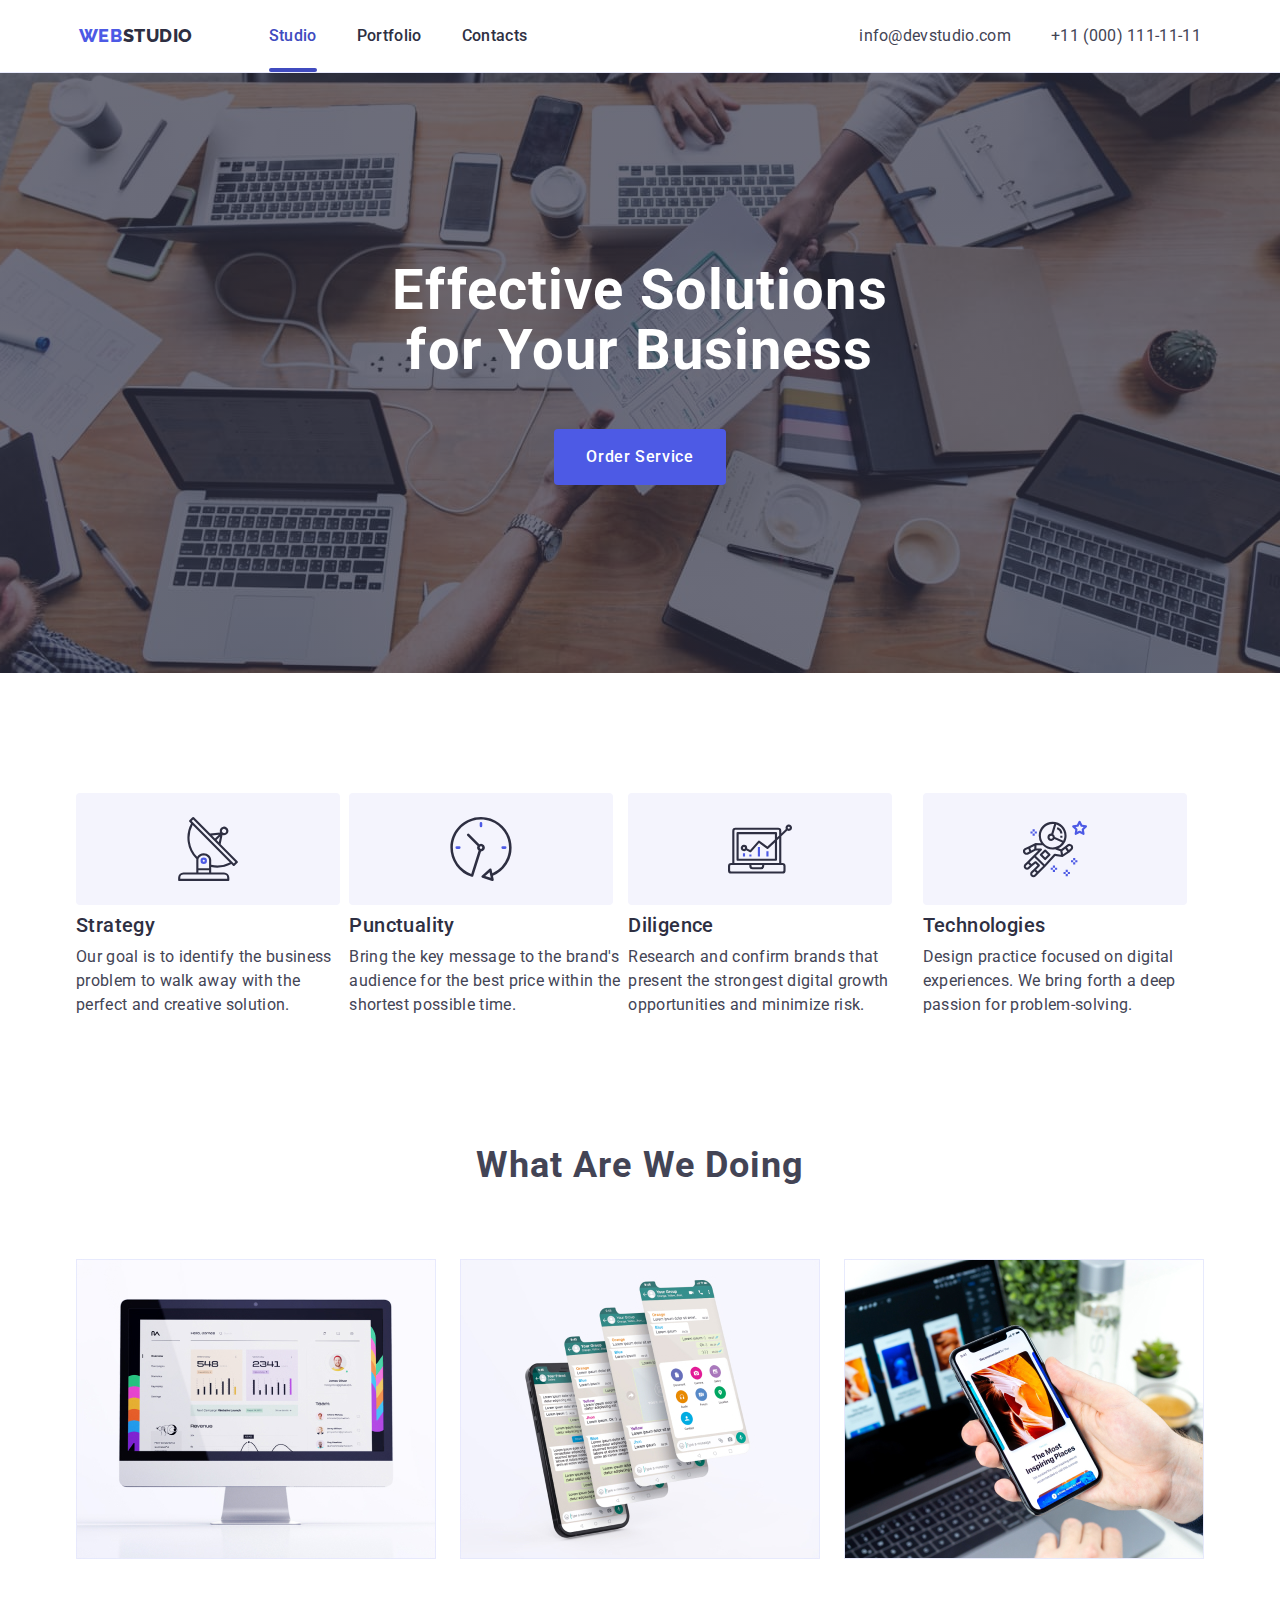
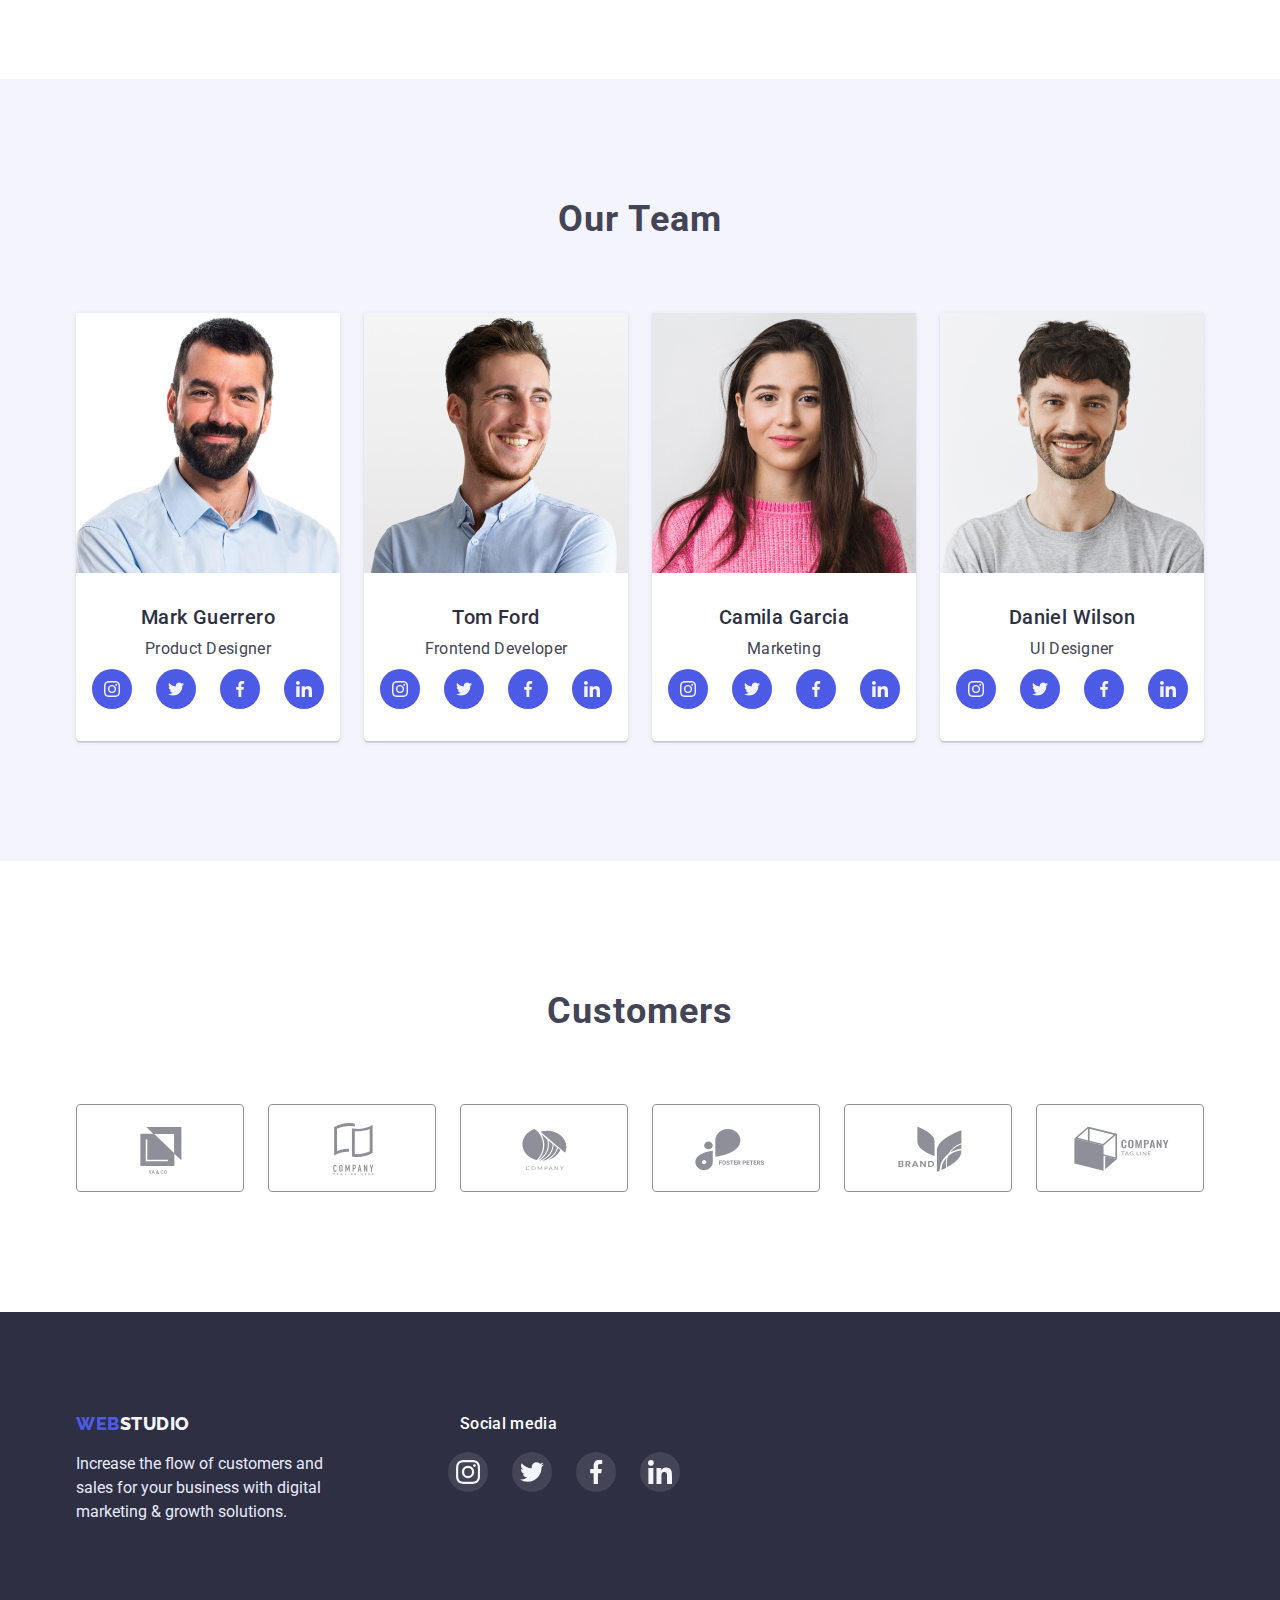
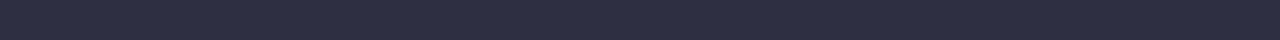
<file: index.html>
<!DOCTYPE html>
<html lang="en">
  <head>
    <meta charset="UTF-8" />
    <meta http-equiv="X-UA-Compatible" content="IE=edge" />
    <meta name="viewport" content="width=device-width, initial-scale=1.0" />
    <title>WebStudio</title>
    <link
      rel="stylesheet"
      href="https://cdnjs.cloudflare.com/ajax/libs/modern-normalize/1.1.0/modern-normalize.min.css"
    />
    <link
      href="https://fonts.googleapis.com/css2?family=Montserrat:ital,wght@0,500;0,600;1,400&family=Raleway:wght@800&family=Roboto:wght@400;500;700;900&display=swap"
      rel="stylesheet"
    />
    <link rel="stylesheet" href="./css/styles.css" />
  </head>
  <body>
    <header class="header-border">
      <div class="container nav-header">
        <nav class="main-nav">
          <a href="#" class="logo-text-1"
            ><span class="logo-text-2">Web</span>studio</a
          >
          <ul class="marker nav-list">
            <li class="item">
              <a href="./index.html" class="header-nav current">Studio</a>
            </li>
            <li class="item">
              <a href="./potrfolio.html" class="header-nav">Portfolio</a>
            </li>
            <li class="item"><a href="#" class="header-nav">Contacts</a></li>
          </ul>
        </nav>
        <ul class="marker contact-nav">
          <li class="item">
            <a href="mailto:info@devstudio.com" class="header-links"
              >info@devstudio.com</a
            >
          </li>
          <li class="item">
            <a href="tel:+110001111111" class="header-links"
              >+11 (000) 111-11-11</a
            >
          </li>
        </ul>
      </div>
    </header>
    <main>
      <section class="section-hero overlay">
        <div class="container">
          <div class="hero-phrase">
            <h1 class="section-header-hero">
              Effective solutions <span class="section-header">for</span> your
              business
            </h1>
          </div>
          <button type="button" class="button-main" data-modal-open>
            Order service
          </button>
        </div>
      </section>
      <section class="section">
        <div class="container">
          <h2 class="visually-hidden">Our advanteges</h2>
          <ul class="marker sec-descr-prev">
            <li>
              <div class="icon-bg">
                <svg width="64" height="64">
                  <use href="./images/icons.svg#icon-antenna"></use>
                </svg>
              </div>
              <h3 class="name-headers">Strategy</h3>
              <p class="section-description">
                Our goal is to identify the business problem to walk away with
                the perfect and creative solution.
              </p>
            </li>
            <li>
              <div class="icon-bg">
                <svg width="64" height="64">
                  <use href="./images/icons.svg#icon-clock"></use>
                </svg>
              </div>
              <h3 class="name-headers">Punctuality</h3>
              <p class="section-description">
                Bring the key message to the brand's audience for the best price
                within the shortest possible time.
              </p>
            </li>
            <li>
              <div class="icon-bg">
                <svg width="64" height="64">
                  <use href="./images/icons.svg#icon-diagram"></use>
                </svg>
              </div>
              <h3 class="name-headers">Diligence</h3>
              <p class="section-description">
                Research and confirm brands that present the strongest digital
                growth opportunities and minimize risk.
              </p>
            </li>
            <li>
              <div class="icon-bg">
                <svg width="64" height="64">
                  <use href="./images/icons.svg#icon-astronaut"></use>
                </svg>
              </div>
              <h3 class="name-headers">Technologies</h3>
              <p class="section-description">
                Design practice focused on digital experiences. We bring forth a
                deep passion for problem-solving.
              </p>
            </li>
          </ul>
        </div>
      </section>
      <section class="section-work">
        <div class="container">
          <h2 class="section-header-work">What are we doing</h2>
          <ul class="marker sec-header-work-img">
            <li class="item">
              <img src="./images/img1.jpg" alt="Developing" width="360" />
            </li>
            <li class="item">
              <img src="./images/img2.jpg" alt="Adaptaion" width="360" />
            </li>
            <li class="item">
              <img src="./images/img3.jpg" alt="Design" width="360" />
            </li>
          </ul>
        </div>
      </section>
      <section class="section-team section">
        <div class="container">
          <h2 class="section-header-work">Our team</h2>
          <ul class="marker team-cards">
            <li class="cards item">
              <img
                src="./images/Mark.jpg"
                alt="Mark Guerrero' photo"
                width="264"
              />
              <div class="cards-name">
                <h3 class="name-list-projects">Mark Guerrero</h3>
                <p class="section-description">Product Designer</p>
                <ul class="socials marker">
                  <li>
                    <a
                      class="socials-link"
                      href="https://www.instagram.com/"
                      aria-label="Instagram"
                      target="_blank"
                      rel="noopener noreferrer"
                    >
                      <svg class="social-icon" width="16" height="16">
                        <use href="./images/icons.svg#icon-instagram"></use>
                      </svg>
                    </a>
                  </li>
                  <li>
                    <a
                      class="socials-link"
                      href="https://www.twitter.com/"
                      aria-label="Twitter"
                      target="_blank"
                      rel="noopener noreferrer"
                    >
                      <svg class="social-icon" width="16" height="16">
                        <use href="./images/icons.svg#icon-twitter"></use>
                      </svg>
                    </a>
                  </li>
                  <li>
                    <a
                      class="socials-link"
                      href="https://www.facebook.com/"
                      aria-label="Facebook"
                      target="_blank"
                      rel="noopener noreferrer"
                    >
                      <svg class="social-icon" width="16" height="16">
                        <use href="./images/icons.svg#icon-facebook"></use>
                      </svg>
                    </a>
                  </li>
                  <li>
                    <a
                      class="socials-link"
                      href="https://www.linkedin.com/"
                      aria-label="Linkedin"
                      target="_blank"
                      rel="noopener noreferrer"
                    >
                      <svg class="social-icon" width="16" height="16">
                        <use href="./images/icons.svg#icon-linkedin"></use>
                      </svg>
                    </a>
                  </li>
                </ul>
              </div>
            </li>
            <li class="cards item">
              <img src="./images/Tom.jpg" alt="Tom Ford' photo" width="264" />
              <div class="cards-name">
                <h3 class="name-list-projects">Tom Ford</h3>
                <p class="section-description">Frontend Developer</p>
                <ul class="socials marker">
                  <li class="social-item">
                    <a
                      class="socials-link"
                      href="https://www.instagram.com/"
                      aria-label="Instagram"
                      target="_blank"
                      rel="noopener noreferrer"
                    >
                      <svg class="social-icon" width="16" height="16">
                        <use href="./images/icons.svg#icon-instagram"></use>
                      </svg>
                    </a>
                  </li>
                  <li>
                    <a
                      class="socials-link"
                      href="https://www.twitter.com/"
                      aria-label="Twitter"
                      target="_blank"
                      rel="noopener noreferrer"
                    >
                      <svg class="social-icon" width="16" height="16">
                        <use href="./images/icons.svg#icon-twitter"></use>
                      </svg>
                    </a>
                  </li>
                  <li>
                    <a
                      class="socials-link"
                      href="https://www.facebook.com/"
                      aria-label="Facebook"
                      target="_blank"
                      rel="noopener noreferrer"
                    >
                      <svg class="social-icon" width="16" height="16">
                        <use href="./images/icons.svg#icon-facebook"></use>
                      </svg>
                    </a>
                  </li>
                  <li>
                    <a
                      class="socials-link"
                      href="https://www.linkedin.com/"
                      aria-label="Linkedin"
                      target="_blank"
                      rel="noopener noreferrer"
                    >
                      <svg class="social-icon" width="16" height="16">
                        <use href="./images/icons.svg#icon-linkedin"></use>
                      </svg>
                    </a>
                  </li>
                </ul>
              </div>
            </li>
            <li class="cards item">
              <img
                src="./images/Camila.jpg"
                alt="Camila Garcia' photo"
                width="264"
              />
              <div class="cards-name">
                <h3 class="name-list-projects">Camila Garcia</h3>
                <p class="section-description">Marketing</p>
                <ul class="socials marker">
                  <li class="social-item">
                    <a
                      class="socials-link"
                      href="https://www.instagram.com/"
                      aria-label="Instagram"
                      target="_blank"
                      rel="noopener noreferrer"
                    >
                      <svg class="social-icon" width="16" height="16">
                        <use href="./images/icons.svg#icon-instagram"></use>
                      </svg>
                    </a>
                  </li>
                  <li>
                    <a
                      class="socials-link"
                      href="https://www.twitter.com/"
                      aria-label="Twitter"
                      target="_blank"
                      rel="noopener noreferrer"
                    >
                      <svg class="social-icon" width="16" height="16">
                        <use href="./images/icons.svg#icon-twitter"></use>
                      </svg>
                    </a>
                  </li>
                  <li>
                    <a
                      class="socials-link"
                      href="https://www.facebook.com/"
                      aria-label="Facebook"
                      target="_blank"
                      rel="noopener noreferrer"
                    >
                      <svg class="social-icon" width="16" height="16">
                        <use href="./images/icons.svg#icon-facebook"></use>
                      </svg>
                    </a>
                  </li>
                  <li>
                    <a
                      class="socials-link"
                      href="https://www.linkedin.com/"
                      aria-label="Linkedin"
                      target="_blank"
                      rel="noopener noreferrer"
                    >
                      <svg class="social-icon" width="16" height="16">
                        <use href="./images/icons.svg#icon-linkedin"></use>
                      </svg>
                    </a>
                  </li>
                </ul>
              </div>
            </li>
            <li class="cards item">
              <img
                src="./images/Daniel.jpg"
                alt="Daniel Wilson' photo"
                width="264"
              />
              <div class="cards-name">
                <h3 class="name-list-projects">Daniel Wilson</h3>
                <p class="section-description">UI Designer</p>
                <ul class="socials marker">
                  <li class="social-item">
                    <a
                      class="socials-link"
                      href="https://www.instagram.com/"
                      aria-label="Instagram"
                      target="_blank"
                      rel="noopener noreferrer"
                    >
                      <svg class="social-icon" width="16" height="16">
                        <use href="./images/icons.svg#icon-instagram"></use>
                      </svg>
                    </a>
                  </li>
                  <li>
                    <a
                      class="socials-link"
                      href="https://www.twitter.com/"
                      aria-label="Twitter"
                      target="_blank"
                      rel="noopener noreferrer"
                    >
                      <svg class="social-icon" width="16" height="16">
                        <use href="./images/icons.svg#icon-twitter"></use>
                      </svg>
                    </a>
                  </li>
                  <li>
                    <a
                      class="socials-link"
                      href="https://www.facebook.com/"
                      aria-label="Facebook"
                      target="_blank"
                      rel="noopener noreferrer"
                    >
                      <svg class="social-icon" width="16" height="16">
                        <use href="./images/icons.svg#icon-facebook"></use>
                      </svg>
                    </a>
                  </li>
                  <li>
                    <a
                      class="socials-link"
                      href="https://www.linkedin.com/"
                      aria-label="Linkedin"
                      target="_blank"
                      rel="noopener noreferrer"
                    >
                      <svg class="social-icon" width="16" height="16">
                        <use href="./images/icons.svg#icon-linkedin"></use>
                      </svg>
                    </a>
                  </li>
                </ul>
              </div>
            </li>
          </ul>
        </div>
      </section>
      <section class="section-customers">
        <div class="container">
          <h2 class="section-header-work">Customers</h2>
          <ul class="marker customers">
            <li>
              <a
                class="customer-link"
                href="#"
                aria-label="Customer1"
                target="_blank"
                rel="noopener noreferrer"
              >
                <svg class="customer-icon" width="104" height="56">
                  <use href="./images/icons.svg#icon-Logo1"></use>
                </svg>
              </a>
            </li>
            <li>
              <a
                class="customer-link"
                href="#"
                aria-label="Customer2"
                target="_blank"
                rel="noopener noreferrer"
              >
                <svg class="customer-icon" width="104" height="56">
                  <use href="./images/icons.svg#icon-Logo2"></use>
                </svg>
              </a>
            </li>
            <li>
              <a
                class="customer-link"
                href="#"
                aria-label="Customer3"
                target="_blank"
                rel="noopener noreferrer"
              >
                <svg class="customer-icon" width="104" height="56">
                  <use href="./images/icons.svg#icon-Logo3"></use>
                </svg>
              </a>
            </li>
            <li>
              <a
                class="customer-link"
                href="#"
                aria-label="Customer4"
                target="_blank"
                rel="noopener noreferrer"
              >
                <svg class="customer-icon" width="104" height="56">
                  <use href="./images/icons.svg#icon-Logo4"></use>
                </svg>
              </a>
            </li>
            <li>
              <a
                class="customer-link"
                href="#"
                aria-label="Customer5"
                target="_blank"
                rel="noopener noreferrer"
              >
                <svg class="customer-icon" width="104" height="56">
                  <use href="./images/icons.svg#icon-Logo5"></use>
                </svg>
              </a>
            </li>
            <li>
              <a
                class="customer-link"
                href="#"
                aria-label="Customer6"
                target="_blank"
                rel="noopener noreferrer"
              >
                <svg class="customer-icon" width="104" height="56">
                  <use href="./images/icons.svg#icon-Logo6"></use>
                </svg>
              </a>
            </li>
          </ul>
        </div>
      </section>
    </main>
    <footer class="footer">
      <div class="container footer-box">
        <div>
          <a href="./index.html" class="logo-text-3"
            ><span class="logo-text-2">Web</span>studio</a
          >
          <p class="footer-phrase">
            Increase the flow of customers and sales for your business with
            digital marketing & growth solutions.
          </p>
        </div>
        <div class="social-media">
          <h3 class="header-footer">Social media</h3>
          <ul class="socials marker">
            <li>
              <a
                class="socials-link-footer"
                href="https://www.instagram.com/"
                aria-label="Instagram"
                target="_blank"
                rel="noopener noreferrer"
              >
                <svg class="social-icon" width="24" height="24">
                  <use href="./images/icons.svg#icon-instagram"></use>
                </svg>
              </a>
            </li>
            <li>
              <a
                class="socials-link-footer"
                href="https://www.twitter.com/"
                aria-label="Twitter"
                target="_blank"
                rel="noopener noreferrer"
              >
                <svg class="social-icon" width="24" height="24">
                  <use href="./images/icons.svg#icon-twitter"></use>
                </svg>
              </a>
            </li>
            <li>
              <a
                class="socials-link-footer"
                href="https://www.facebook.com/"
                aria-label="Facebook"
                target="_blank"
                rel="noopener noreferrer"
              >
                <svg class="social-icon" width="24" height="24">
                  <use href="./images/icons.svg#icon-facebook"></use>
                </svg>
              </a>
            </li>
            <li>
              <a
                class="socials-link-footer"
                href="https://www.linkedin.com/"
                aria-label="Linkedin"
                target="_blank"
                rel="noopener noreferrer"
              >
                <svg class="social-icon" width="24" height="24">
                  <use href="./images/icons.svg#icon-linkedin"></use>
                </svg>
              </a>
            </li>
          </ul>
        </div>
      </div>
    </footer>
    <div class="backdrop is-hidden" data-modal>
      <div class="modal-window">
        <button type="button" class="button-close" data-modal-close>
          <svg class="modal-icon" width="8" height="8">
            <use href="./images/icons.svg#icon-close-modal"></use>
          </svg>
        </button>
      </div>
    </div>
    <script src="./js/modal.js"></script>
  </body>
</html>
</file>
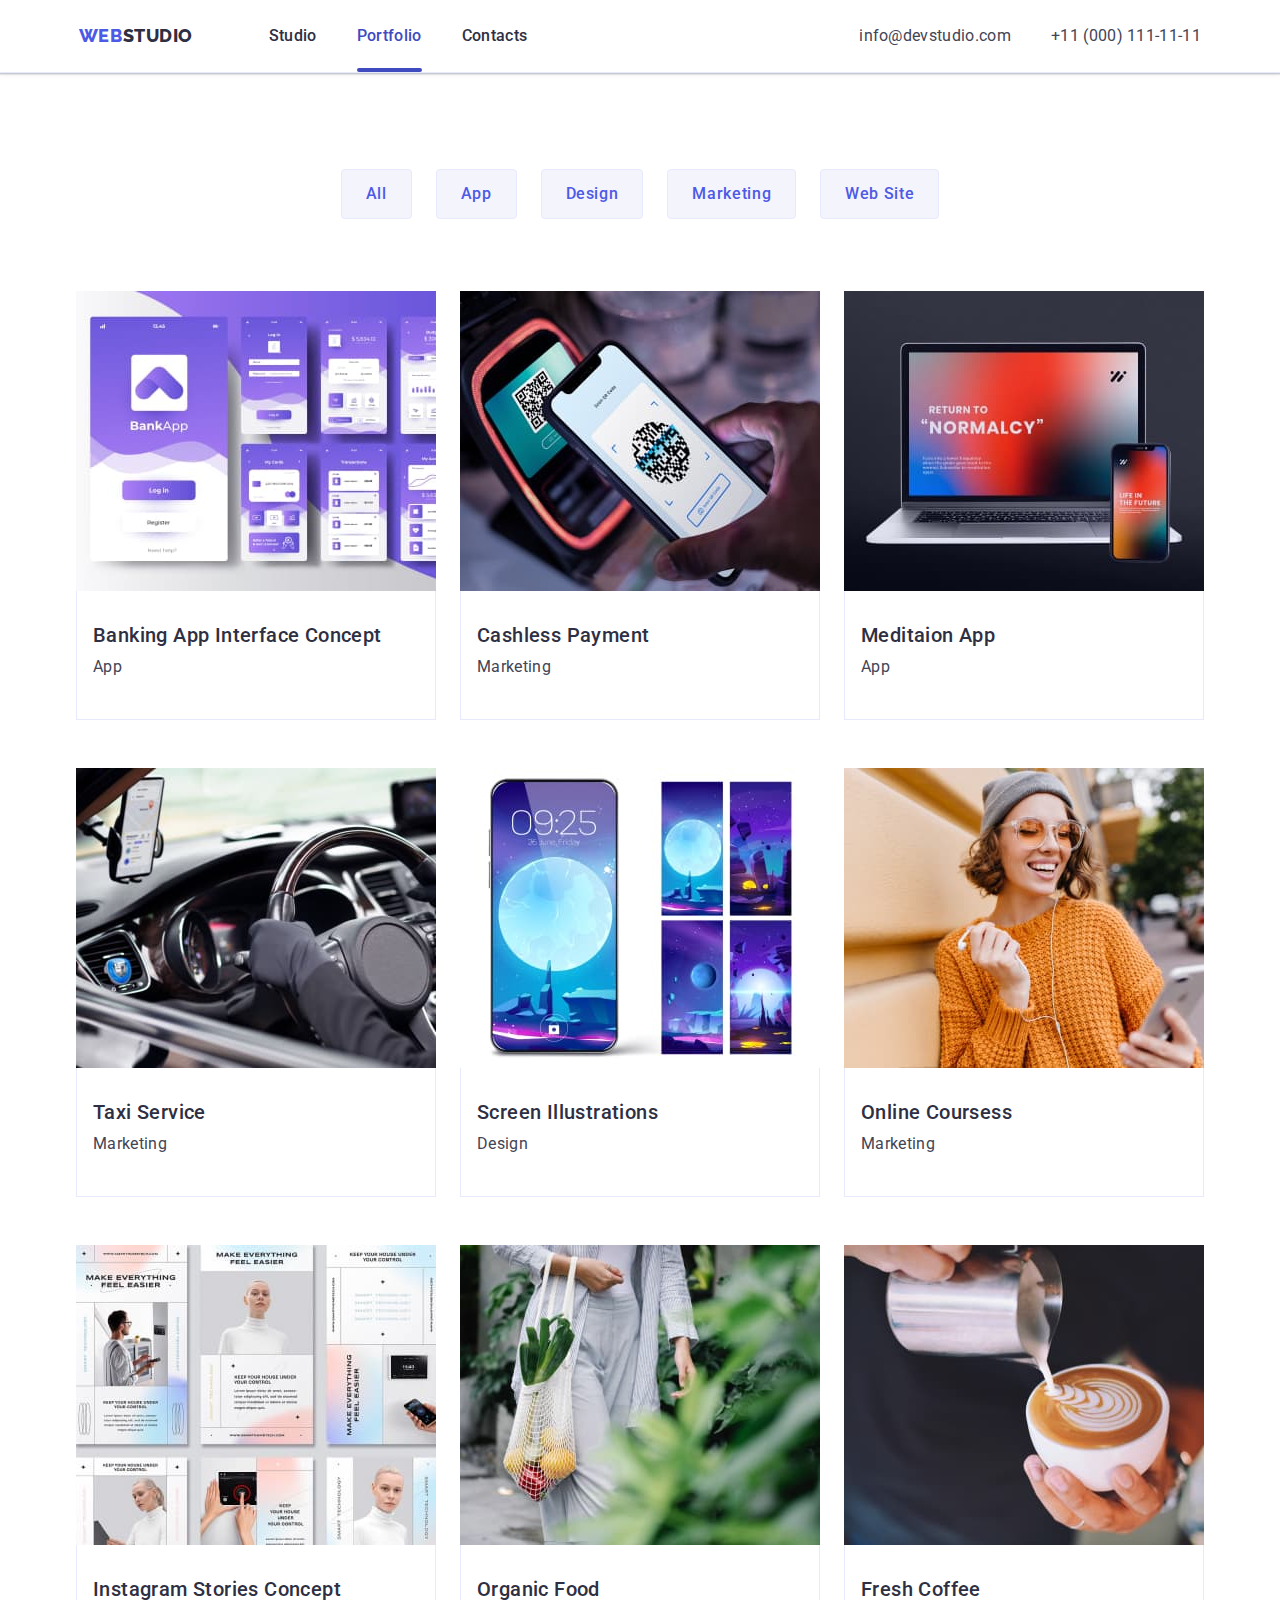
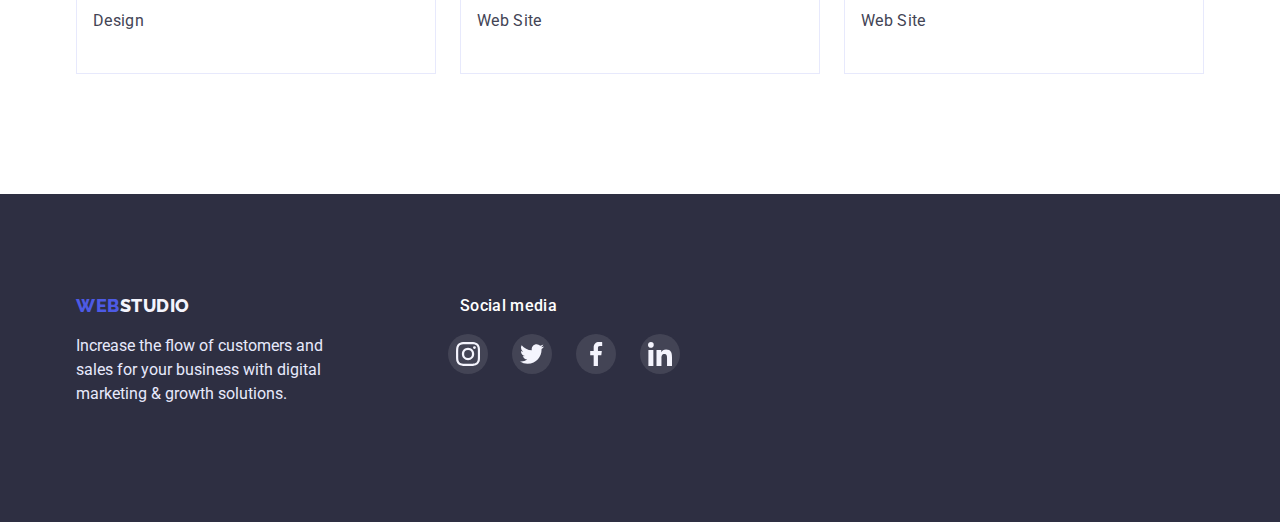
<file: potrfolio.html>
<!DOCTYPE html>
<html lang="en">
  <head>
    <meta charset="UTF-8" />
    <meta http-equiv="X-UA-Compatible" content="IE=edge" />
    <meta name="viewport" content="width=device-width, initial-scale=1.0" />
    <title>Portfolio</title>
    <link
      rel="stylesheet"
      href="https://cdnjs.cloudflare.com/ajax/libs/modern-normalize/1.1.0/modern-normalize.min.css"
    />
    <link
      href="https://fonts.googleapis.com/css2?family=Montserrat:ital,wght@0,500;0,600;1,400&family=Raleway:wght@800&family=Roboto:wght@400;500;700;900&display=swap"
      rel="stylesheet"
    />
    <link rel="stylesheet" href="./css/styles.css" />
  </head>
  <body>
    <header class="header-border">
      <div class="container nav-header">
        <nav class="main-nav">
          <a href="#" class="logo-text-1"
            ><span class="logo-text-2">Web</span>Studio</a
          >
          <ul class="marker nav-list">
            <li class="item">
              <a href="./index.html" class="header-nav">Studio</a>
            </li>
            <li class="item">
              <a href="./potrfolio.html" class="header-nav current"
                >Portfolio</a
              >
            </li>
            <li class="item"><a href="#" class="header-nav">Contacts</a></li>
          </ul>
        </nav>
        <ul class="marker contact-nav">
          <li class="item">
            <a href="mailto:info@devstudio.com" class="header-links"
              >info@devstudio.com</a
            >
          </li>
          <li class="item">
            <a href="tel:+110001111111" class="header-links"
              >+11 (000) 111-11-11</a
            >
          </li>
        </ul>
      </div>
    </header>
    <main>
      <section class="section-portf">
        <div class="container">
          <h1 class="visually-hidden">Portfolio title</h1>
          <ul class="marker button-list">
            <li class="item">
              <button type="button" class="button">All</button>
            </li>
            <li class="item">
              <button type="button" class="button">App</button>
            </li>
            <li class="item">
              <button type="button" class="button">Design</button>
            </li>
            <li class="item">
              <button type="button" class="button">Marketing</button>
            </li>
            <li class="item">
              <button type="button" class="button">Web Site</button>
            </li>
          </ul>
          <ul class="marker sect-proj">
            <li class="item">
              <a href="#" class="sect-proj-link">
                <div class="thumb">
                  <img
                    src="./images/img1p.jpg"
                    alt="An app image"
                    width="360"
                  />
                  <div class="overlay-list">
                    <p class="overlay-list-description">
                      14 Stylish and User-Friendly App Design Concepts · Task
                      Manager App · Calorie Tracker App · Exotic Fruit Ecommerce
                      App · Cloud Storage App
                    </p>
                  </div>
                </div>
                <div class="frame">
                  <h2 class="name-list-projects">
                    Banking App Interface Concept
                  </h2>
                  <p class="section-description">App</p>
                </div>
              </a>
            </li>
            <li class="item">
              <a href="#" class="sect-proj-link">
                <div class="thumb">
                  <img
                    src="./images/img2p.jpg"
                    alt="Phone with QR-code window"
                    width="360"
                  />
                  <div class="overlay-list">
                    <p class="overlay-list-description">
                      14 Stylish and User-Friendly App Design Concepts · Task
                      Manager App · Calorie Tracker App · Exotic Fruit Ecommerce
                      App · Cloud Storage App
                    </p>
                  </div>
                </div>
                <div class="frame">
                  <h2 class="name-list-projects">Cashless Payment</h2>
                  <p class="section-description">Marketing</p>
                </div>
              </a>
            </li>
            <li class="item">
              <a href="#" class="sect-proj-link">
                <div class="thumb">
                  <img
                    src="./images/img3p.jpg"
                    alt="Leptop and phone"
                    width="360"
                  />
                  <div class="overlay-list">
                    <p class="overlay-list-description">
                      14 Stylish and User-Friendly App Design Concepts · Task
                      Manager App · Calorie Tracker App · Exotic Fruit Ecommerce
                      App · Cloud Storage App
                    </p>
                  </div>
                </div>
                <div class="frame">
                  <h2 class="name-list-projects">Meditaion App</h2>
                  <p class="section-description">App</p>
                </div></a
              >
            </li>
            <li class="item">
              <a href="#" class="sect-proj-link">
                <div class="thumb">
                  <img
                    src="./images/img4p.jpg"
                    alt="Сar steering wheel"
                    width="360"
                  />
                  <div class="overlay-list">
                    <p class="overlay-list-description">
                      14 Stylish and User-Friendly App Design Concepts · Task
                      Manager App · Calorie Tracker App · Exotic Fruit Ecommerce
                      App · Cloud Storage App
                    </p>
                  </div>
                </div>
                <div class="frame">
                  <h2 class="name-list-projects">Taxi Service</h2>
                  <p class="section-description">Marketing</p>
                </div>
              </a>
            </li>
            <li class="item">
              <a href="#" class="sect-proj-link">
                <div class="thumb">
                  <img
                    src="./images/img5p.jpg"
                    alt="Phone screen and wallpaper for it"
                    width="360"
                  />
                  <div class="overlay-list">
                    <p class="overlay-list-description">
                      14 Stylish and User-Friendly App Design Concepts · Task
                      Manager App · Calorie Tracker App · Exotic Fruit Ecommerce
                      App · Cloud Storage App
                    </p>
                  </div>
                </div>
                <div class="frame">
                  <h2 class="name-list-projects">Screen Illustrations</h2>
                  <p class="section-description">Design</p>
                </div>
              </a>
            </li>
            <li class="item">
              <a href="#" class="sect-proj-link">
                <div class="thumb">
                  <img
                    src="./images/img6p.jpg"
                    alt="Girl with phone"
                    width="360"
                  />
                  <div class="overlay-list">
                    <p class="overlay-list-description">
                      14 Stylish and User-Friendly App Design Concepts · Task
                      Manager App · Calorie Tracker App · Exotic Fruit Ecommerce
                      App · Cloud Storage App
                    </p>
                  </div>
                </div>
                <div class="frame">
                  <h2 class="name-list-projects">Online Coursess</h2>
                  <p class="section-description">Marketing</p>
                </div>
              </a>
            </li>
            <li class="item">
              <a href="#" class="sect-proj-link">
                <div class="thumb">
                  <img
                    src="./images/img7p.jpg"
                    alt="Maket' examples"
                    width="360"
                  />
                  <div class="overlay-list">
                    <p class="overlay-list-description">
                      14 Stylish and User-Friendly App Design Concepts · Task
                      Manager App · Calorie Tracker App · Exotic Fruit Ecommerce
                      App · Cloud Storage App
                    </p>
                  </div>
                </div>
                <div class="frame">
                  <h2 class="name-list-projects">Instagram Stories Concept</h2>
                  <p class="section-description">Design</p>
                </div>
              </a>
            </li>
            <li class="item">
              <a href="#" class="sect-proj-link">
                <div class="thumb">
                  <img
                    src="./images/img8p.jpg"
                    alt="Vegitables in the shoper bag"
                    width="360"
                  />
                  <div class="overlay-list">
                    <p class="overlay-list-description">
                      14 Stylish and User-Friendly App Design Concepts · Task
                      Manager App · Calorie Tracker App · Exotic Fruit Ecommerce
                      App · Cloud Storage App
                    </p>
                  </div>
                </div>
                <div class="frame">
                  <h2 class="name-list-projects">Organic Food</h2>
                  <p class="section-description">Web Site</p>
                </div>
              </a>
            </li>
            <li class="item">
              <a href="#" class="sect-proj-link">
                <div class="thumb">
                  <img
                    src="./images/img9p.jpg"
                    alt="Cup of coffee"
                    width="360"
                  />
                  <div class="overlay-list">
                    <p class="overlay-list-description">
                      14 Stylish and User-Friendly App Design Concepts · Task
                      Manager App · Calorie Tracker App · Exotic Fruit Ecommerce
                      App · Cloud Storage App
                    </p>
                  </div>
                </div>

                <div class="frame">
                  <h2 class="name-list-projects">Fresh Coffee</h2>
                  <p class="section-description">Web Site</p>
                </div>
              </a>
            </li>
          </ul>
        </div>
      </section>
    </main>
    <footer class="footer">
      <div class="container footer-box">
        <div>
          <a href="./index.html" class="logo-text-3"
            ><span class="logo-text-2">Web</span>studio</a
          >
          <p class="footer-phrase">
            Increase the flow of customers and sales for your business with
            digital marketing & growth solutions.
          </p>
        </div>
        <div class="social-media">
          <h3 class="header-footer">Social media</h3>
          <ul class="socials marker">
            <li>
              <a
                class="socials-link-footer"
                href="https://www.instagram.com/"
                aria-label="Instagram"
                target="_blank"
                rel="noopener noreferrer"
              >
                <svg class="social-icon" width="24" height="24">
                  <use href="./images/icons.svg#icon-instagram"></use>
                </svg>
              </a>
            </li>
            <li>
              <a
                class="socials-link-footer"
                href="https://www.twitter.com/"
                aria-label="Twitter"
                target="_blank"
                rel="noopener noreferrer"
              >
                <svg class="social-icon" width="24" height="24">
                  <use href="./images/icons.svg#icon-twitter"></use>
                </svg>
              </a>
            </li>
            <li>
              <a
                class="socials-link-footer"
                href="https://www.facebook.com/"
                aria-label="Facebook"
                target="_blank"
                rel="noopener noreferrer"
              >
                <svg class="social-icon" width="24" height="24">
                  <use href="./images/icons.svg#icon-facebook"></use>
                </svg>
              </a>
            </li>
            <li>
              <a
                class="socials-link-footer"
                href="https://www.linkedin.com/"
                aria-label="Linkedin"
                target="_blank"
                rel="noopener noreferrer"
              >
                <svg class="social-icon" width="24" height="24">
                  <use href="./images/icons.svg#icon-linkedin"></use>
                </svg>
              </a>
            </li>
          </ul>
        </div>
      </div>
    </footer>
  </body>
</html>
</file>
<file: css/styles.css>
:root {
  --color-primary: #434455;
  --color-accent: #e7e9fc;
  --color-logo-1: #4d5ae5;
  --color-logo-2: #2e2f42;
  --color-logo-3: #f4f4fd;
  --color-background-hover: #404bbf;
  --color-text-btn: #ffffff;
  --color-customers: #8e8f99;
  --color-green: #31d0aa;
  --font-family: "Roboto";
}
body {
  font-family: var(--font-family), sans-serif;
  color: var(--color-primary);
}
.logo-text-1 {
  font-family: "Raleway";
  font-style: normal;
  font-weight: 800;
  font-size: 18px;
  line-height: 1.33;
  letter-spacing: 0.03em;
  color: var(--color-logo-2);
  text-transform: uppercase;
  text-decoration: none;

  display: flex;
  justify-content: center;
  padding: 24px 0;
  margin: 0;
}
.logo-text-2 {
  color: var(--color-logo-1);
  text-transform: uppercase;
}
.logo-text-3 {
  color: var(--color-logo-3);
  font-family: "Raleway";
  font-style: normal;
  font-weight: 800;
  font-size: 18px;
  line-height: 1.33;
  letter-spacing: 0.03em;
  text-transform: uppercase;
  text-decoration: none;
  margin-top: 100px;
}
.visually-hidden {
  position: absolute;
  white-space: nowrap;
  width: 1px;
  height: 1px;
  overflow: hidden;
  border: 0;
  padding: 0;
  clip: rect(0 0 0 0);
  clip-path: inset(50%);
  margin: -1px;
}
.header-border {
  border-bottom: 1px solid var(--color-accent);
  box-shadow: 0px 2px 1px rgba(46, 47, 66, 0.08),
    0px 1px 1px rgba(46, 47, 66, 0.16), 0px 1px 6px rgba(46, 47, 66, 0.08);
}
.nav-header {
  display: flex;
  justify-content: center;
}
.marker {
  list-style: none;
  padding: 0;
  margin: 0;
}
.nav-list {
  display: flex;
}
.nav-list .item {
  display: block;
  margin-right: 40px;
  padding: 24px 0;
  position: relative;
}
.nav-list .item:last-child {
  margin-right: 0;
}
.nav-list .item:nth-child(1) {
  margin-left: 76px;
}
.contact-nav {
  display: flex;
}
.contact-nav .item {
  margin-right: 40px;
  padding: 24px 0;
}
.contact-nav .item:nth-child(1) {
  margin-left: 332px;
}
.contact-nav .item:nth-child(2) {
  margin-right: 0;
}
.main-nav {
  display: flex;
}
.header-nav {
  font-style: normal;
  font-weight: 500;
  font-size: 16px;
  line-height: 1.5;
  letter-spacing: 0.02em;
  text-decoration: none;
  color: var(--color-logo-2);
  transition-property: color;
  transition-duration: 250ms;
  transition-timing-function: cubic-bezier(0.4, 0, 0.2, 1);
}
.header-nav.current::after {
  position: absolute;
  content: "";
  display: block;
  width: 100%;
  height: 4px;
  bottom: 0;
  background-color: var(--color-background-hover);
  border-radius: 2px;
}
.header-nav:hover,
.header-nav:focus {
  color: var(--color-background-hover);
}
.current {
  color: var(--color-background-hover);
}
.header-links {
  font-style: normal;
  font-weight: 400;
  font-size: 16px;
  line-height: 1.5;
  letter-spacing: 0.02em;
  text-decoration: none;
  list-style: none;
  color: var(--color-primary);
  transition-property: color;
  transition-duration: 250ms;
  transition-timing-function: cubic-bezier(0.4, 0, 0.2, 1);
}
.header-links:hover,
.header-links:focus {
  color: var(--color-background-hover);
}
.section-hero {
  background: var(--color-logo-2);
  text-align: center;
  padding-top: 188px;
  padding-bottom: 188px;
}
.overlay {
  min-height: 600px;
  max-width: 1440px;
  margin-left: auto;
  margin-right: auto;
  background-image: linear-gradient(
      to bottom,
      rgba(46, 47, 66, 0.7),
      rgba(46, 47, 66, 0.7)
    ),
    url(../images/people-office.jpg);
  background-size: cover;
  background-position: center;
  background-repeat: no-repeat;
}
.section-header-hero {
  font-style: normal;
  font-size: 56px;
  line-height: 1.07;
  text-align: center;
  letter-spacing: 0.02em;
  color: var(--color-text-btn);
  text-transform: capitalize;
  margin: 0 0 48px;
}
.section-header {
  text-transform: lowercase;
  margin: 0;
}
.hero-phrase {
  padding: 0 316px;
}
.button-main {
  background-color: var(--color-logo-1);
  font-style: normal;
  font-weight: 500;
  font-size: 16px;
  line-height: 1.5;
  text-align: center;
  letter-spacing: 0.04em;
  text-transform: capitalize;
  cursor: pointer;
  color: var(--color-text-btn);
  border-radius: 4px;
  padding: 16px 32px;
  min-width: 169px;
  border: 0;
  transition-property: background-color;
  transition-duration: 250ms;
  transition-timing-function: cubic-bezier(0.4, 0, 0.2, 1);
}
.button-main:hover,
.button-main:focus {
  background-color: var(--color-background-hover);
}
.button {
  background-color: var(--color-logo-3);
  font-style: normal;
  font-weight: 500;
  font-size: 16px;
  line-height: 1.5;
  display: flex;
  align-items: center;
  text-align: center;
  letter-spacing: 0.04em;
  cursor: pointer;
  color: var(--color-logo-1);
  border-radius: 4px;
  border: 1px solid var(--color-accent);
  padding: 12px 24px;
  transition-property: color, background-color, box-shadow;
  transition-duration: 250ms;
  transition-timing-function: cubic-bezier(0.4, 0, 0.2, 1);
}
.button:hover,
.button:focus {
  background-color: var(--color-background-hover);
  color: var(--color-text-btn);
  box-shadow: 0px 3px 1px rgba(0, 0, 0, 0.1), 0px 2px 1px rgba(0, 0, 0, 0.08),
    0px 2px 2px rgba(0, 0, 0, 0.12);
}
.sec-descr-prev {
  display: flex;
}
.sec-descr-prev .item {
  display: block;
  margin: 0 24px 0 0;
  padding-bottom: 0;
  width: 264px;
}
.sec-descr-prev .item:last-child {
  margin-right: 0;
}
.name-headers {
  color: var(--color-logo-2);
  font-family: "Roboto";
  font-style: normal;
  font-weight: 500;
  font-size: 20px;
  line-height: 1.2;
  letter-spacing: 0.02em;
  margin-top: 0;
  margin-bottom: 8px;
}
.section-description {
  font-weight: 400;
  font-size: 16px;
  line-height: 1.5;
  letter-spacing: 0.02em;
  margin: 0 0 8px 0;
  color: var(--color-primary);
}
.section-work {
  padding-bottom: 120px;
}
.section-header-work {
  font-weight: 700;
  font-size: 36px;
  line-height: 1.16;
  letter-spacing: 0.03em;
  text-transform: capitalize;
  margin: 0 0 72px;
  text-align: center;
}
.sec-header-work-img {
  display: flex;
}
.sec-header-work-img .item {
  display: block;
  margin: 0 24px 0 0;
  padding-bottom: 0;
}
.sec-header-work-img .item:last-child {
  margin-right: 0;
}
.section-team {
  background-color: var(--color-logo-3);
}
.team-cards {
  display: flex;
}
.team-cards .item {
  display: block;
  margin: 0 24px 0 0;
  padding-bottom: 0;
  text-align: center;
}
.team-cards .item:last-child {
  margin-right: 0;
}
.cards {
  background-color: var(--color-text-btn);
  box-shadow: 0px 1px 6px rgba(46, 47, 66, 0.08),
    0px 1px 1px rgba(46, 47, 66, 0.16), 0px 2px 1px rgba(46, 47, 66, 0.08);
  border-radius: 0px 0px 4px 4px;
  width: 264px;
}
.cards-name {
  padding: 32px 0;
}
.name-list-projects {
  color: var(--color-logo-2);
  font-style: normal;
  font-weight: 500;
  font-size: 20px;
  line-height: 1.2;
  letter-spacing: 0.02em;
  margin: 0 0 8px;
}
.footer {
  background: var(--color-logo-2);
  padding: 100px 0;
}
.footer-phrase {
  font-size: 16px;
  line-height: 1.5;
  color: var(--color-accent);
  display: flex;
  width: 264px;
}
.container {
  max-width: 1158px;
  padding: 0 15px;
  margin: 0 auto;
}
.section {
  padding-top: 120px;
  padding-bottom: 120px;
}
.sec-color-1 {
  background-color: tomato;
}
.sec-color-2 {
  background-color: rgb(71, 157, 255);
}
img {
  display: block;
  max-width: 100%;
  height: auto;
}
.button-list {
  display: flex;
  justify-content: center;
  margin-bottom: 72px;
}
.button-list .item {
  margin-right: 24px;
}
.button-list .item:last-child {
  margin-right: 0;
}
.section-portf {
  padding-top: 96px;
  padding-bottom: 120px;
}
.sect-proj {
  display: flex;
  flex-wrap: wrap;
  column-gap: 24px;
  row-gap: 48px;
}
.sect-proj .item {
  flex-basis: calc((100% - 48px) / 3);
}
.frame {
  border-bottom: 1px solid var(--color-accent);
  border-right: 1px solid var(--color-accent);
  border-left: 1px solid var(--color-accent);
  padding-left: 16px;
  padding-bottom: 32px;
  padding-top: 32px;
}
.icon-bg {
  display: flex;
  background-color: var(--color-logo-3);
  width: 264px;
  height: 112px;
  border-radius: 4px;
  margin-bottom: 8px;
  justify-content: center;
  align-items: center;
}
.socials {
  display: flex;
  justify-content: center;
  align-items: center;
  gap: 24px;
}
.socials-link {
  display: flex;
  justify-content: center;
  align-items: center;
  border-radius: 50%;
  width: 40px;
  height: 40px;
  background-color: var(--color-logo-1);
  transition-property: background-color;
  transition-duration: 250ms;
  transition-timing-function: cubic-bezier(0.4, 0, 0.2, 1);
}
.socials-link:hover,
.socials-link:focus {
  background-color: var(--color-background-hover);
}
.section-customers {
  padding: 130px 156px 120px 156px;
}
.customers {
  display: flex;
  justify-content: center;
  gap: 24px;
}
.customer-link {
  display: flex;
  justify-content: center;
  align-items: center;

  width: 168px;
  height: 88px;

  border: 1px solid var(--color-customers);
  border-radius: 4px;
  color: var(--color-customers);

  transition-property: color, border;
  transition-duration: 250ms;
  transition-timing-function: cubic-bezier(0.4, 0, 0.2, 1);
}
.customer-link:hover,
.customer-link:focus {
  border: 1px solid var(--color-background-hover);
  color: var(--color-background-hover);
}
.customer-icon {
  fill: currentColor;
}
.socials-link-footer {
  display: flex;
  justify-content: center;
  align-items: center;
  border-radius: 50%;
  width: 40px;
  height: 40px;
  background-color: rgba(255, 255, 255, 0.1);
  transition-property: background-color;
  transition-duration: 250ms;
  transition-timing-function: cubic-bezier(0.4, 0, 0.2, 1);
}
.socials-link-footer:hover,
.socials-link-footer:focus {
  background-color: var(--color-green);
}
.header-footer {
  font-family: "Roboto";
  font-style: normal;
  font-weight: 500;
  font-size: 16px;
  line-height: 24px;
  letter-spacing: 0.02em;
  color: var(--color-text-btn);
  margin: 0 0 16px 0;
}
.social-media {
  width: 208px;
}
.footer-box {
  display: flex;
  gap: 120px;
}
.sect-proj-link {
  display: block;
  text-decoration: none;
  list-style: none;
  transition-property: box-shadow;
  transition-duration: 250ms;
  transition-timing-function: cubic-bezier(0.4, 0, 0.2, 1);
}
.sect-proj-link:hover,
.sect-proj-link:focus {
  box-shadow: 0px 1px 6px rgba(46, 47, 66, 0.08);
}
.backdrop {
  position: fixed;
  z-index: 100;
  top: 0;
  left: 0;

  width: 100%;
  height: 100%;
  background-color: rgba(46, 47, 66, 0.4);
  opacity: 1;
  transition: visibility 250ms cubic-bezier(0.4, 0, 0.2, 1),
    opacity 250ms cubic-bezier(0.4, 0, 0.2, 1);
}
.backdrop.is-hidden {
  visibility: hidden;
  opacity: 0;
  pointer-events: none;
}
.modal-window {
  position: absolute;
  top: 50%;
  left: 50%;
  transform: translate(-50%, -50%);

  min-width: 408px;
  min-height: 576px;
  background: #fcfcfc;
  box-shadow: 0px 1px 1px rgba(0, 0, 0, 0.14), 0px 1px 3px rgba(0, 0, 0, 0.12),
    0px 2px 1px rgba(0, 0, 0, 0.2);
  border-radius: 4px;
}
.button-close {
  position: absolute;
  right: 24px;
  top: 24px;

  display: flex;
  justify-content: center;
  align-items: center;
  background: var(--color-accent);
  border: 1px solid rgba(0, 0, 0, 0.1);
  border-radius: 50%;

  width: 24px;
  height: 24px;
  padding: 0;
  cursor: pointer;
  font-size: 0;

  transition: background-color 250ms cubic-bezier(0.4, 0, 0.2, 1),
    color 250ms cubic-bezier(0.4, 0, 0.2, 1);
}
.button-close:hover,
.button-close:focus {
  background-color: var(--color-background-hover);
  color: var(--color-accent);
}
.modal-icon {
  transition: fill 250ms cubic-bezier(0.4, 0, 0.2, 1);
  fill: currentColor;
}
.thumb {
  position: relative;
  overflow: hidden;
}
.overlay-list {
  position: absolute;
  bottom: -100%;
  left: 0;
  width: 100%;
  height: 100%;
  background-color: var(--color-logo-1);
  transition: 250ms cubic-bezier(0.4, 0, 0.2, 1);
  padding: 40px 32px 164px;
}
.sect-proj-link:hover .overlay-list {
  transform: translateY(-100%);
}
.overlay-list-description {
  margin: 0;
  line-height: 1.5;
  letter-spacing: 0.02em;
  color: var(--color-logo-3);
}
</file>
